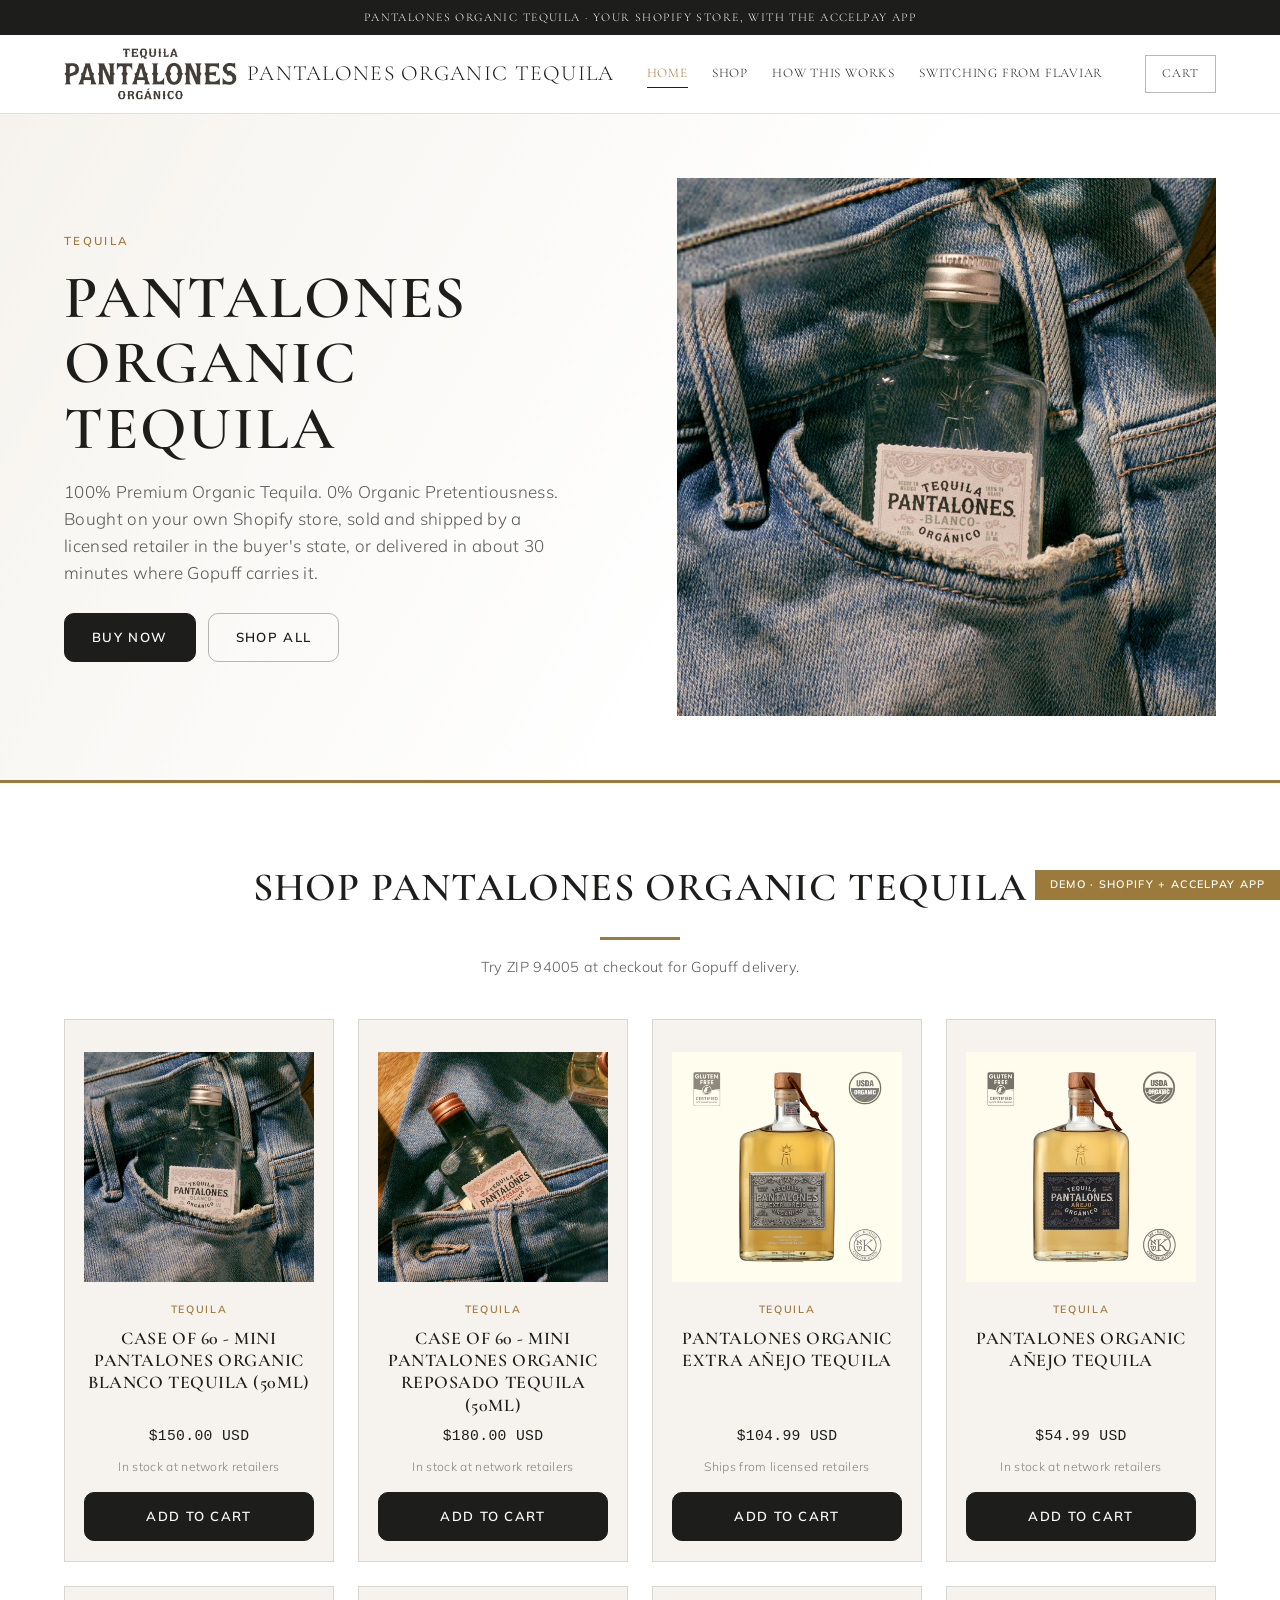
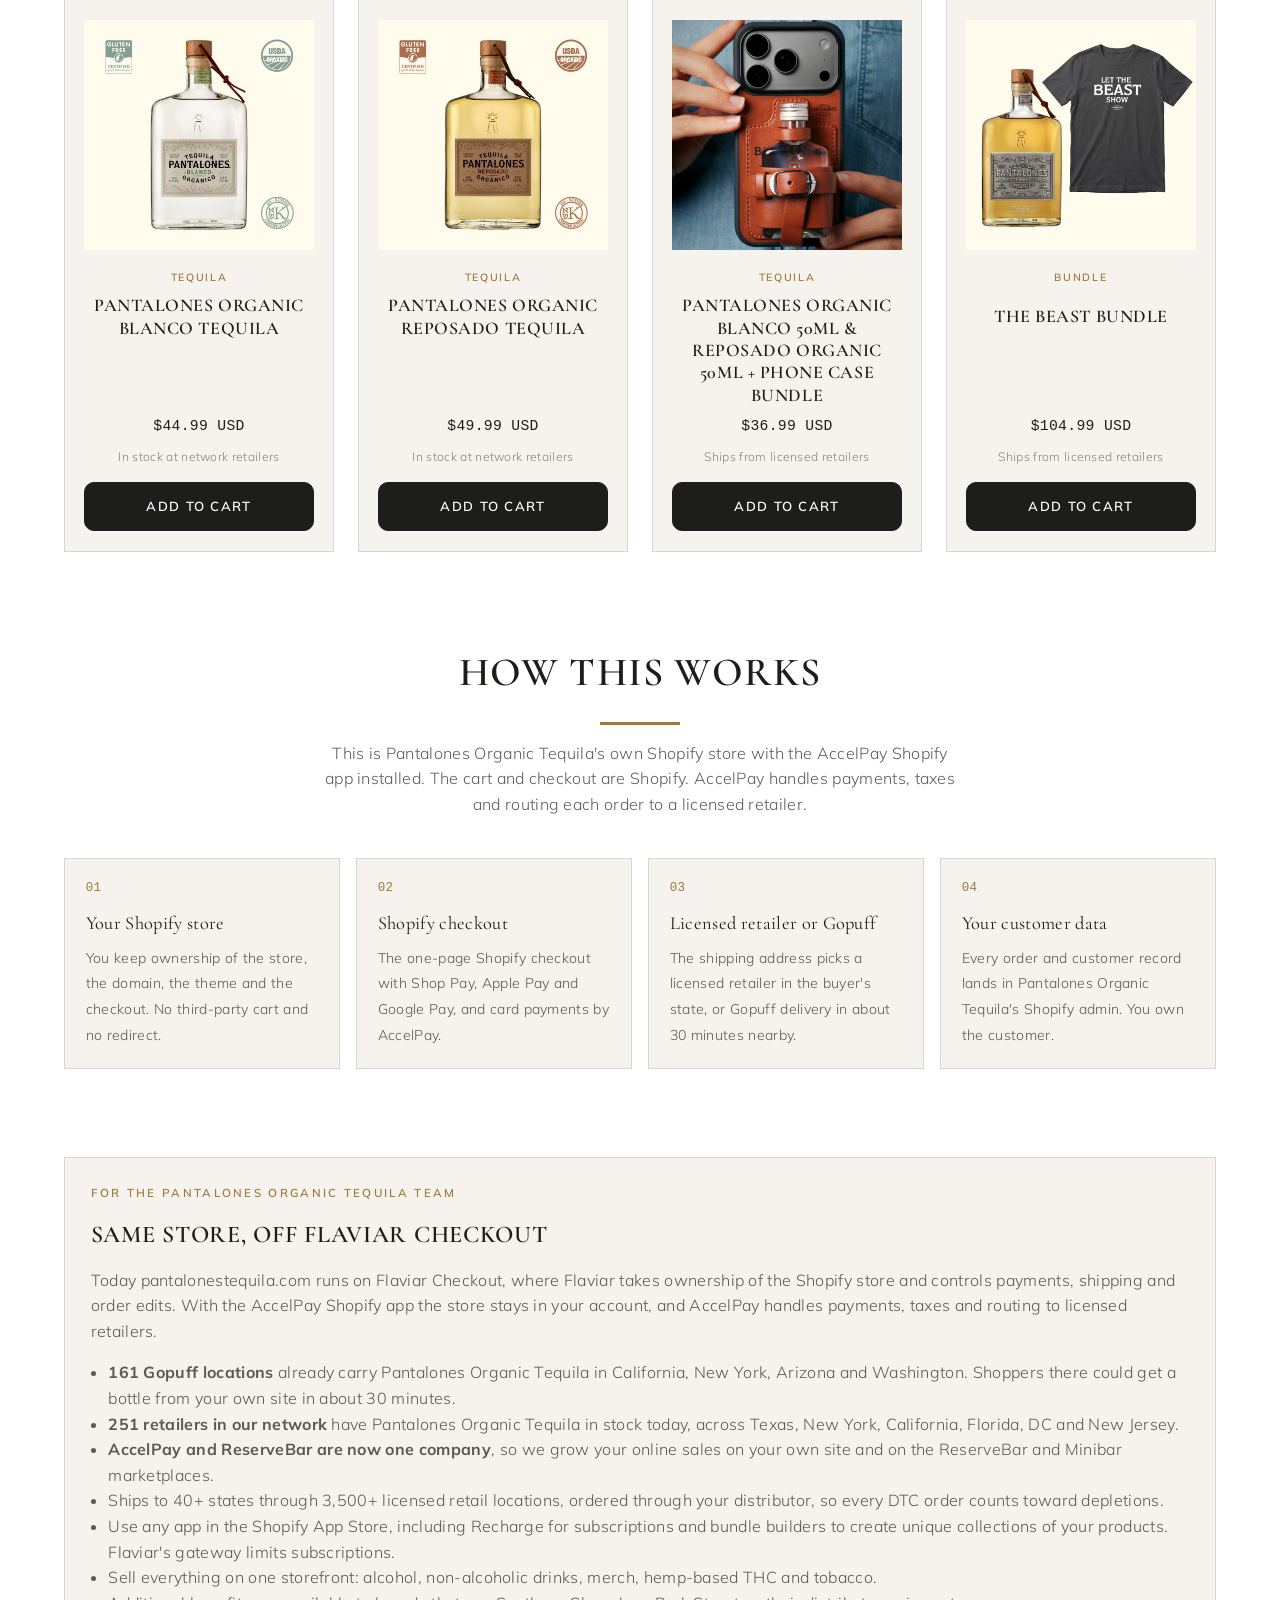
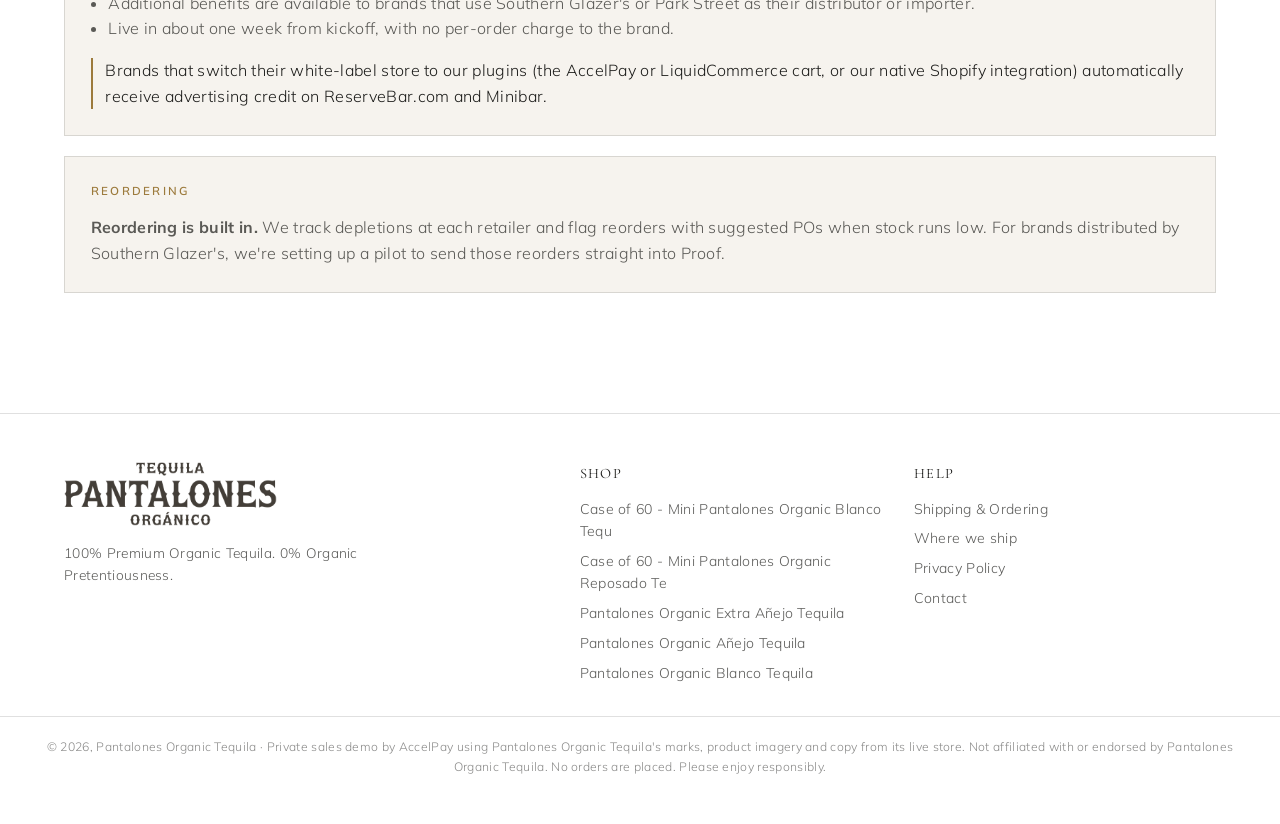
<file: index.html>
<!doctype html>
<html lang="en">
<head>
<meta charset="utf-8">
<meta name="viewport" content="width=device-width,initial-scale=1">
<title>Pantalones Organic Tequila | AccelPay demo</title>
<meta name="robots" content="noindex,nofollow">
<link rel="icon" href="assets/logo.png">
<link rel="preconnect" href="https://fonts.googleapis.com">
<link rel="preconnect" href="https://fonts.gstatic.com" crossorigin>
<link rel="stylesheet" href="https://fonts.googleapis.com/css2?family=Cormorant+Garamond:wght@500;600;700&family=Mulish:wght@300;400;600;700&display=swap">
<link rel="stylesheet" href="styles.css?v=1">
</head>
<body>
<div class="announce">Pantalones Organic Tequila &middot; your Shopify store, with the AccelPay app</div>
<header class="top">
  <div class="hdr">
    <a href="index.html" class="brand-link"><img class="logo" src="assets/logo.png" alt="Pantalones Organic Tequila"><span class="wordmark">Pantalones Organic Tequila</span></a>
    <nav class="main">
      <a href="index.html" aria-current="page">Home</a><a href="index.html#shop">Shop</a><a href="index.html#how">How this works</a><a href="index.html#switch">Switching from Flaviar</a>
    </nav>
    <div class="hdr-actions">
      <button class="burger" id="burger" aria-label="Menu">&#9776;</button>
      <button class="cart-pill" data-cart-toggle aria-label="Open cart">
        <span class="lbl">Cart</span>
        <span class="count" data-cart-count hidden>0</span>
      </button>
    </div>
  </div>
</header>

<section class="hero">
  <div class="hero-inner">
    <div>
      <div class="eyebrow">tequila</div>
      <h1>Pantalones Organic Tequila</h1>
      <p>100% Premium Organic Tequila. 0% Organic Pretentiousness. Bought on your own Shopify store, sold and shipped by a licensed retailer in the buyer's state, or delivered in about 30 minutes where Gopuff carries it.</p>
      <div style="display:flex;gap:.75rem;flex-wrap:wrap"><a class="btn" href="product.html?p=pantalones-blancos-minis-50-ml-case-of-6">Buy now</a><a class="btn ghost" href="#shop">Shop all</a></div>
    </div>
    <div class="shot"><img src="assets/p-pantalones-blancos-minis-50-ml-case-of-6.png" alt="Case of 60 - Mini Pantalones Organic Blanco Tequ"></div>
  </div>
</section>

<section class="band" id="shop">
  <div class="section-head">
    <h2>Shop Pantalones Organic Tequila</h2>
    <div class="rule"></div>
    <p style="font-size:.9rem;color:var(--muted)">Try ZIP 94005 at checkout for Gopuff delivery.</p>
  </div>
  <div class="grid" id="collection-grid"></div>
</section>

<section class="band" id="how" style="padding-top:1rem">
  <div class="section-head">
    <h2>How this works</h2>
    <div class="rule"></div>
    <p>This is Pantalones Organic Tequila's own Shopify store with the AccelPay Shopify app installed. The cart and checkout are Shopify. AccelPay handles payments, taxes and routing each order to a licensed retailer.</p>
  </div>
  <div class="how">
    <div class="step"><span class="n">01</span><b>Your Shopify store</b><span>You keep ownership of the store, the domain, the theme and the checkout. No third-party cart and no redirect.</span></div>
    <div class="step"><span class="n">02</span><b>Shopify checkout</b><span>The one-page Shopify checkout with Shop Pay, Apple Pay and Google Pay, and card payments by AccelPay.</span></div>
    <div class="step"><span class="n">03</span><b>Licensed retailer or Gopuff</b><span>The shipping address picks a licensed retailer in the buyer's state, or Gopuff delivery in about 30 minutes nearby.</span></div>
    <div class="step"><span class="n">04</span><b>Your customer data</b><span>Every order and customer record lands in Pantalones Organic Tequila's Shopify admin. You own the customer.</span></div>
  </div>
</section>

<section class="band" id="switch" style="padding-top:1rem">
  <div class="panel">
    <div class="eyebrow">For the Pantalones Organic Tequila team</div>
    <h2>Same store, off Flaviar Checkout</h2>
    <p style="margin:0 0 1rem">Today pantalonestequila.com runs on Flaviar Checkout, where Flaviar takes ownership of the Shopify store and controls payments, shipping and order edits. With the AccelPay Shopify app the store stays in your account, and AccelPay handles payments, taxes and routing to licensed retailers.</p>
    <ul style="margin:0 0 1rem;padding-left:1.1rem"><li><b>161 Gopuff locations</b> already carry Pantalones Organic Tequila in California, New York, Arizona and Washington. Shoppers there could get a bottle from your own site in about 30 minutes.</li><li><b>251 retailers in our network</b> have Pantalones Organic Tequila in stock today, across Texas, New York, California, Florida, DC and New Jersey.</li><li><b>AccelPay and ReserveBar are now one company</b>, so we grow your online sales on your own site and on the ReserveBar and Minibar marketplaces.</li><li>Ships to 40+ states through 3,500+ licensed retail locations, ordered through your distributor, so every DTC order counts toward depletions.</li><li>Use any app in the Shopify App Store, including Recharge for subscriptions and bundle builders to create unique collections of your products. Flaviar's gateway limits subscriptions.</li><li>Sell everything on one storefront: alcohol, non-alcoholic drinks, merch, hemp-based THC and tobacco.</li><li>Additional benefits are available to brands that use Southern Glazer's or Park Street as their distributor or importer.</li><li>Live in about one week from kickoff, with no per-order charge to the brand.</li></ul>
    <p class="credit">Brands that switch their white-label store to our plugins (the AccelPay or LiquidCommerce cart, or our native Shopify integration) automatically receive advertising credit on ReserveBar.com and Minibar.</p>
  </div>
  <div class="panel">
    <div class="eyebrow">Reordering</div>
    <p style="margin:0" class="reorder"><b>Reordering is built in.</b> We track depletions at each retailer and flag reorders with suggested POs when stock runs low. For brands distributed by Southern Glazer's, we're setting up a pilot to send those reorders straight into Proof.</p>
  </div>
</section>
<footer class="site">
  <div class="ft">
    <div>
      <img src="assets/logo.png" alt="Pantalones Organic Tequila" style="height:64px;width:auto">
      <p style="font-size:.86rem;margin-top:1rem;max-width:24rem;color:var(--muted)">100% Premium Organic Tequila. 0% Organic Pretentiousness.</p>
    </div>
    <div><h4>Shop</h4><ul><li><a href="product.html?p=pantalones-blancos-minis-50-ml-case-of-6">Case of 60 - Mini Pantalones Organic Blanco Tequ</a></li><li><a href="product.html?p=pantalones-reposado-minis-50-ml-case-of-">Case of 60 - Mini Pantalones Organic Reposado Te</a></li><li><a href="product.html?p=pantalones-organic-extra-anejo-tequila">Pantalones Organic Extra Añejo Tequila</a></li><li><a href="product.html?p=pantalones-tequila-anejo">Pantalones Organic Añejo Tequila</a></li><li><a href="product.html?p=pantalones-tequila-blanco">Pantalones Organic Blanco Tequila</a></li></ul></div>
    <div><h4>Help</h4><ul>
      <li><a href="index.html#how">Shipping &amp; Ordering</a></li>
      <li><a href="index.html#how">Where we ship</a></li>
      <li><a href="#">Privacy Policy</a></li>
      <li><a href="#">Contact</a></li></ul></div>
  </div>
  <div class="legal-row">
    &copy; 2026, Pantalones Organic Tequila &middot; Private sales demo by AccelPay using Pantalones Organic Tequila's marks, product imagery and copy from its live store. Not affiliated with or endorsed by Pantalones Organic Tequila.
    No orders are placed. Please enjoy responsibly.
  </div>
</footer>

<div class="scrim" id="scrim"></div>
<aside class="drawer" id="drawer" aria-label="Your cart">
  <div class="dh"><h2>Your cart</h2><button class="x" id="drawer-close" aria-label="Close">&times;</button></div>
  <div class="cols"><span>Product</span><span>Total</span></div>
  <div class="items" id="drawer-items"></div>
  <div class="df" id="drawer-foot"></div>
</aside>
<div class="ribbon">Demo &middot; Shopify + AccelPay app</div>
<script src="data.js?v=1"></script>
<script src="app.js?v=1"></script>
</body>
</html>
</file>
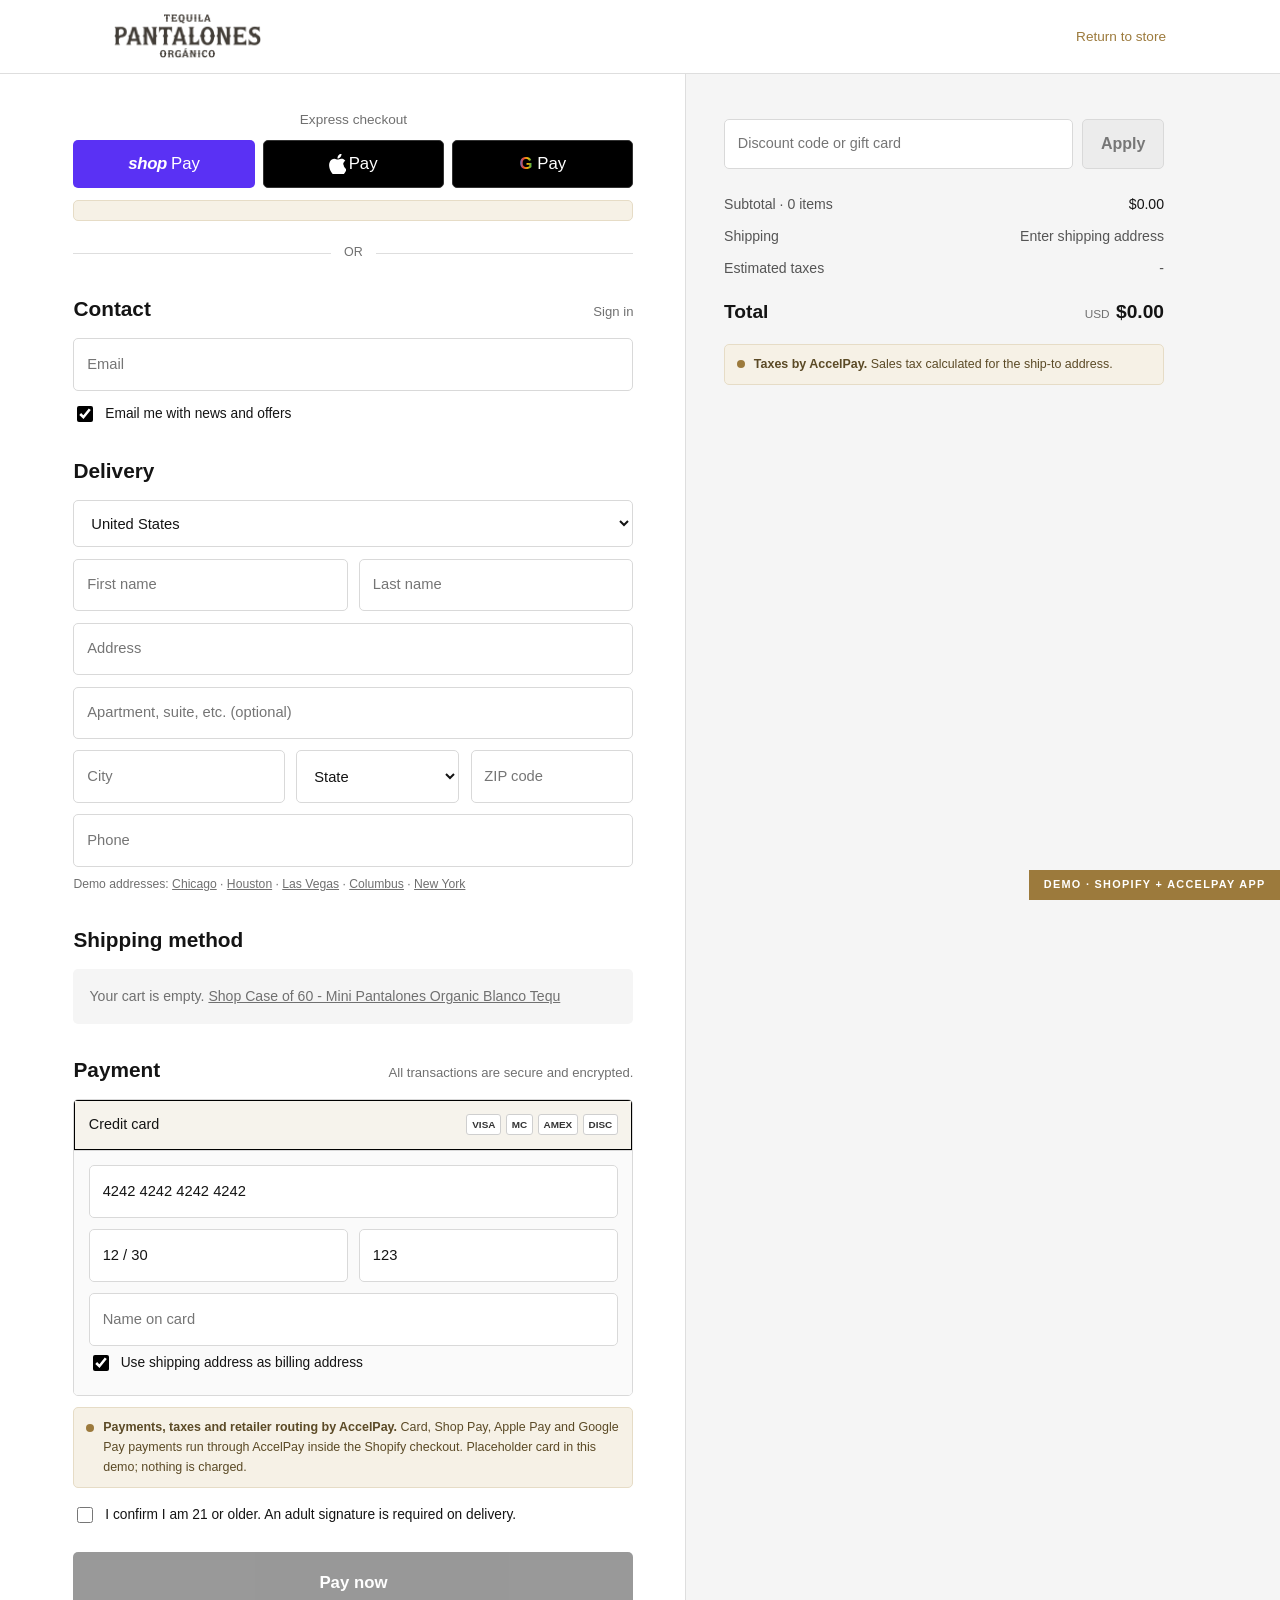
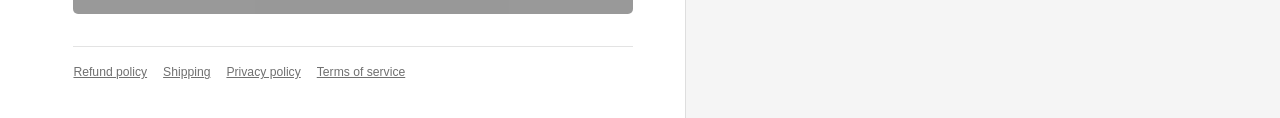
<file: checkout.html>
<!doctype html>
<html lang="en">
<head>
<meta charset="utf-8">
<meta name="viewport" content="width=device-width,initial-scale=1">
<title>Checkout | Pantalones Organic Tequila</title>
<meta name="robots" content="noindex,nofollow">
<link rel="icon" href="assets/logo.png">
<link rel="preconnect" href="https://fonts.googleapis.com">
<link rel="preconnect" href="https://fonts.gstatic.com" crossorigin>
<link rel="stylesheet" href="https://fonts.googleapis.com/css2?family=Cormorant+Garamond:wght@500;600;700&family=Mulish:wght@300;400;600;700&display=swap">
<link rel="stylesheet" href="styles.css?v=1">
</head>
<body class="co">
<div class="co-head"><div class="in">
  <a href="index.html"><img src="assets/logo.png" alt="Pantalones Organic Tequila"></a>
  <a class="bag" href="product.html">Return to store</a>
</div></div>

<div id="confirmed" hidden>
  <div class="thanks">
    <h1>Thank you!</h1>
    <p>This is a demo, so nothing was charged and no order was sent.</p>
    <p class="num" id="order-num"></p>
    <p id="order-by"></p>
    <p id="order-total"></p>
    <p style="font-size:.85rem">On the live store, this order and the customer record appear in Pantalones Organic Tequila's Shopify admin.</p>
    <a class="pay-btn" href="index.html" style="display:inline-block;width:auto;padding:.9rem 1.6rem;text-decoration:none">Continue shopping</a>
  </div>
</div>

<div id="checkout-view" class="checkout">
  <div class="co-left"><div class="inner">
    <form id="co-form" autocomplete="off">
      <div class="xp-title">Express checkout</div>
      <div id="xpay-top"></div>
      <div id="xpay-note" class="callout" hidden></div>
      <div class="or"><span>OR</span></div>
      <div class="co-h">Contact <small>Sign in</small></div>
      <input class="co-field" type="email" name="email" placeholder="Email" required>
      <label class="co-chk"><input type="checkbox" checked> Email me with news and offers</label>

      <div class="co-h">Delivery</div>
      <select class="co-field" aria-label="Country/Region"><option>United States</option></select>
      <div class="co-row">
        <input class="co-field" name="first" placeholder="First name" required>
        <input class="co-field" name="last" placeholder="Last name" required>
      </div>
      <input class="co-field" name="address1" placeholder="Address" required>
      <input class="co-field" name="address2" placeholder="Apartment, suite, etc. (optional)">
      <div class="co-row3">
        <input class="co-field" name="city" placeholder="City" required>
        <select class="co-field" id="state" aria-label="State" required><option value="">State</option><option value="AL">Alabama</option><option value="AK">Alaska</option><option value="AZ">Arizona</option><option value="AR">Arkansas</option><option value="CA">California</option><option value="CO">Colorado</option><option value="CT">Connecticut</option><option value="DE">Delaware</option><option value="DC">District of Columbia</option><option value="FL">Florida</option><option value="GA">Georgia</option><option value="HI">Hawaii</option><option value="ID">Idaho</option><option value="IL">Illinois</option><option value="IN">Indiana</option><option value="IA">Iowa</option><option value="KS">Kansas</option><option value="KY">Kentucky</option><option value="LA">Louisiana</option><option value="ME">Maine</option><option value="MD">Maryland</option><option value="MA">Massachusetts</option><option value="MI">Michigan</option><option value="MN">Minnesota</option><option value="MS">Mississippi</option><option value="MO">Missouri</option><option value="MT">Montana</option><option value="NE">Nebraska</option><option value="NV">Nevada</option><option value="NH">New Hampshire</option><option value="NJ">New Jersey</option><option value="NM">New Mexico</option><option value="NY">New York</option><option value="NC">North Carolina</option><option value="ND">North Dakota</option><option value="OH">Ohio</option><option value="OK">Oklahoma</option><option value="OR">Oregon</option><option value="PA">Pennsylvania</option><option value="RI">Rhode Island</option><option value="SC">South Carolina</option><option value="SD">South Dakota</option><option value="TN">Tennessee</option><option value="TX">Texas</option><option value="UT">Utah</option><option value="VT">Vermont</option><option value="VA">Virginia</option><option value="WA">Washington</option><option value="WV">West Virginia</option><option value="WI">Wisconsin</option><option value="WY">Wyoming</option></select>
        <input class="co-field" id="zip" name="zip" placeholder="ZIP code" inputmode="numeric" maxlength="5" required>
      </div>
      <input class="co-field" name="phone" placeholder="Phone" type="tel">
      <div style="font-size:.76rem;color:#707070;margin:-.2rem 0 .3rem">Demo addresses:
        <a href="#" data-fill="233 S Wacker Dr|Chicago|60606" onclick="return false">Chicago</a> &middot;
        <a href="#" data-fill="1001 Westheimer Rd|Houston|77006" onclick="return false">Houston</a> &middot;
        <a href="#" data-fill="3570 Las Vegas Blvd S|Las Vegas|89109" onclick="return false">Las Vegas</a> &middot;
        <a href="#" data-fill="411 Woody Hayes Dr|Columbus|43210" onclick="return false">Columbus</a> &middot;
        <a href="#" data-fill="350 E 13th St|New York|10009" onclick="return false">New York</a>
      </div>

      <div class="co-h">Shipping method</div>
      <div id="rates"></div>

      <div class="co-h">Payment <small>All transactions are secure and encrypted.</small></div>
      <div class="pay-box">
        <div class="ph"><span>Credit card</span><span class="cards"><span>VISA</span><span>MC</span><span>AMEX</span><span>DISC</span></span></div>
        <div class="pb">
          <input class="co-field" placeholder="Card number" value="4242 4242 4242 4242" aria-label="Card number">
          <div class="co-row">
            <input class="co-field" placeholder="Expiration date (MM / YY)" value="12 / 30" aria-label="Expiration">
            <input class="co-field" placeholder="Security code" value="123" aria-label="Security code">
          </div>
          <input class="co-field" placeholder="Name on card" aria-label="Name on card" style="margin-bottom:.3rem">
          <label class="co-chk"><input type="checkbox" checked> Use shipping address as billing address</label>
        </div>
      </div>
      <div class="callout"><span class="dot"></span><span><b>Payments, taxes and retailer routing by AccelPay.</b> Card, Shop Pay, Apple Pay and Google Pay payments run through AccelPay inside the Shopify checkout. Placeholder card in this demo; nothing is charged.</span></div>
      <label class="co-chk" style="margin-top:1rem"><input type="checkbox" required> I confirm I am 21 or older. An adult signature is required on delivery.</label>
      <button class="pay-btn" id="pay" type="submit" disabled>Pay now</button>
      <div class="co-links"><a href="#">Refund policy</a><a href="#">Shipping</a><a href="#">Privacy policy</a><a href="#">Terms of service</a></div>
    </form>
  </div></div>
  <div class="co-right"><div class="inner" id="os"></div></div>
</div>
<div class="ribbon">Demo &middot; Shopify + AccelPay app</div>
<script src="data.js?v=1"></script>
<script src="app.js?v=1"></script>
</body>
</html>
</file>
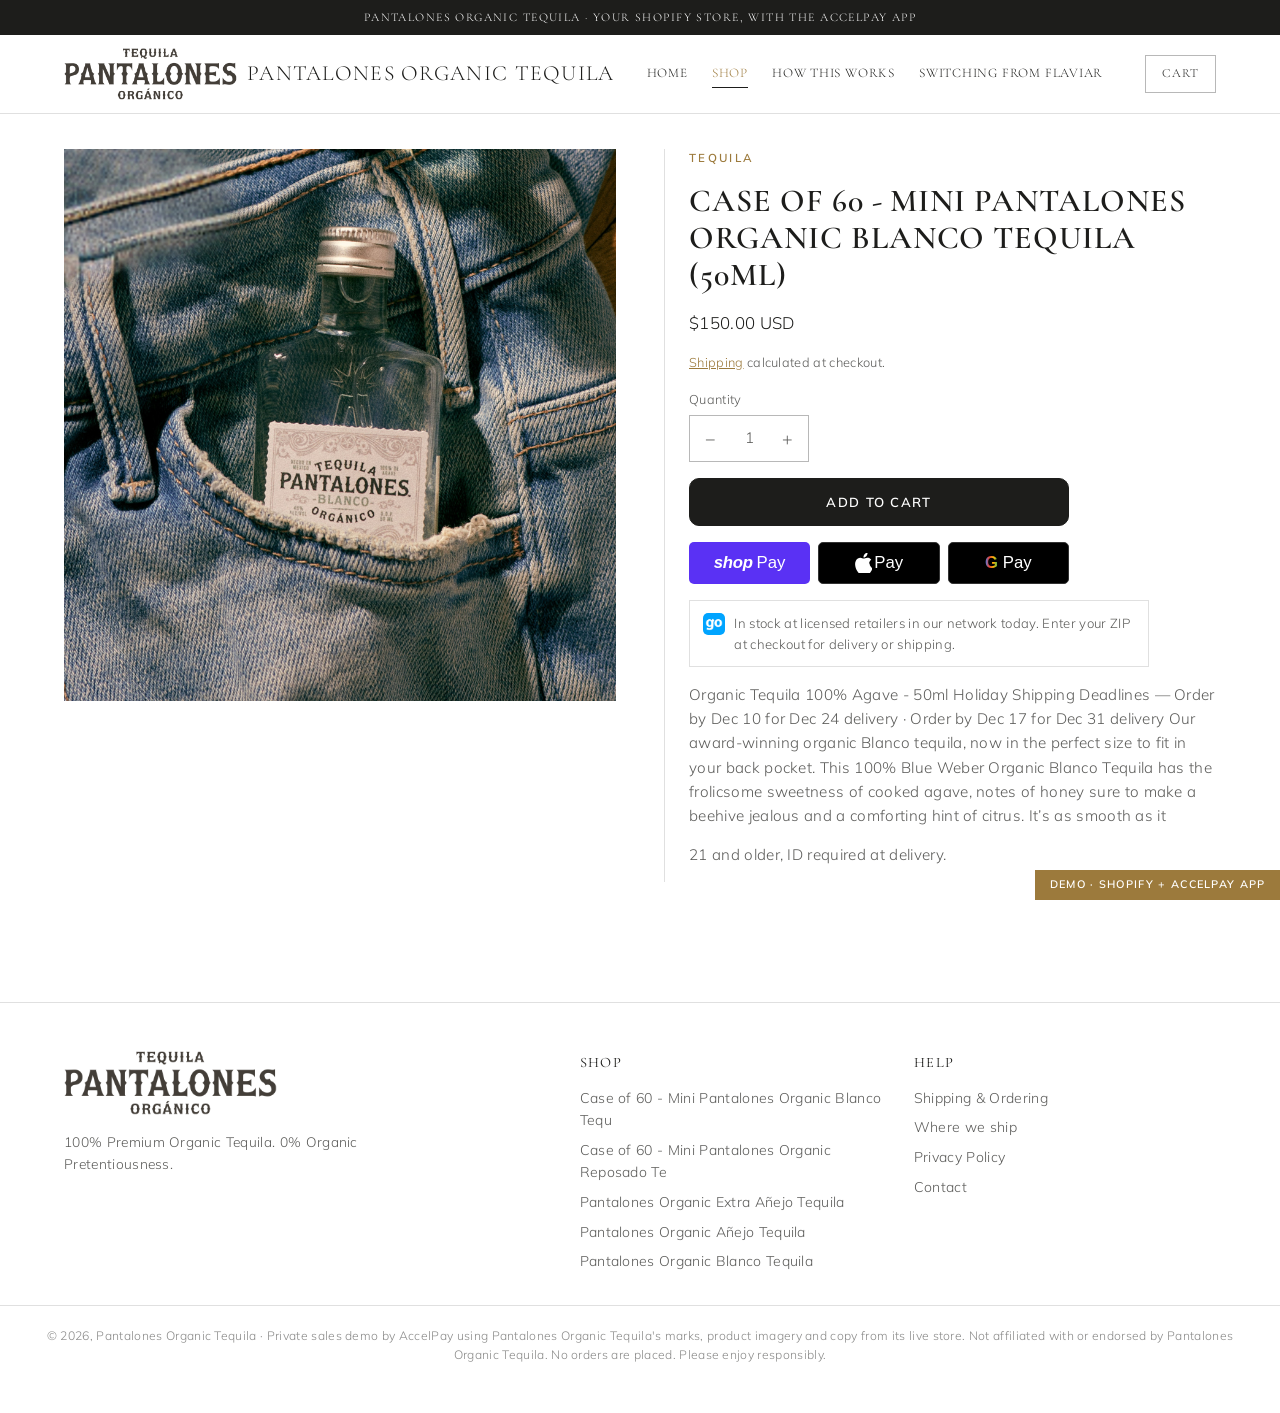
<file: product.html>
<!doctype html>
<html lang="en">
<head>
<meta charset="utf-8">
<meta name="viewport" content="width=device-width,initial-scale=1">
<title>Pantalones Organic Tequila | AccelPay demo</title>
<meta name="robots" content="noindex,nofollow">
<link rel="icon" href="assets/logo.png">
<link rel="preconnect" href="https://fonts.googleapis.com">
<link rel="preconnect" href="https://fonts.gstatic.com" crossorigin>
<link rel="stylesheet" href="https://fonts.googleapis.com/css2?family=Cormorant+Garamond:wght@500;600;700&family=Mulish:wght@300;400;600;700&display=swap">
<link rel="stylesheet" href="styles.css?v=1">
</head>
<body>
<div class="announce">Pantalones Organic Tequila &middot; your Shopify store, with the AccelPay app</div>
<header class="top">
  <div class="hdr">
    <a href="index.html" class="brand-link"><img class="logo" src="assets/logo.png" alt="Pantalones Organic Tequila"><span class="wordmark">Pantalones Organic Tequila</span></a>
    <nav class="main">
      <a href="index.html">Home</a><a href="index.html#shop" aria-current="page">Shop</a><a href="index.html#how">How this works</a><a href="index.html#switch">Switching from Flaviar</a>
    </nav>
    <div class="hdr-actions">
      <button class="burger" id="burger" aria-label="Menu">&#9776;</button>
      <button class="cart-pill" data-cart-toggle aria-label="Open cart">
        <span class="lbl">Cart</span>
        <span class="count" data-cart-count hidden>0</span>
      </button>
    </div>
  </div>
</header>

<main class="band" style="padding-top:2.2rem">
  <div class="pdp" id="pdp" data-handle="pantalones-blancos-minis-50-ml-case-of-6"></div>
</main>
<script>
(function () { var p = new URLSearchParams(location.search).get('p'); if (p) document.getElementById('pdp').setAttribute('data-handle', p); })();
</script>
<footer class="site">
  <div class="ft">
    <div>
      <img src="assets/logo.png" alt="Pantalones Organic Tequila" style="height:64px;width:auto">
      <p style="font-size:.86rem;margin-top:1rem;max-width:24rem;color:var(--muted)">100% Premium Organic Tequila. 0% Organic Pretentiousness.</p>
    </div>
    <div><h4>Shop</h4><ul><li><a href="product.html?p=pantalones-blancos-minis-50-ml-case-of-6">Case of 60 - Mini Pantalones Organic Blanco Tequ</a></li><li><a href="product.html?p=pantalones-reposado-minis-50-ml-case-of-">Case of 60 - Mini Pantalones Organic Reposado Te</a></li><li><a href="product.html?p=pantalones-organic-extra-anejo-tequila">Pantalones Organic Extra Añejo Tequila</a></li><li><a href="product.html?p=pantalones-tequila-anejo">Pantalones Organic Añejo Tequila</a></li><li><a href="product.html?p=pantalones-tequila-blanco">Pantalones Organic Blanco Tequila</a></li></ul></div>
    <div><h4>Help</h4><ul>
      <li><a href="index.html#how">Shipping &amp; Ordering</a></li>
      <li><a href="index.html#how">Where we ship</a></li>
      <li><a href="#">Privacy Policy</a></li>
      <li><a href="#">Contact</a></li></ul></div>
  </div>
  <div class="legal-row">
    &copy; 2026, Pantalones Organic Tequila &middot; Private sales demo by AccelPay using Pantalones Organic Tequila's marks, product imagery and copy from its live store. Not affiliated with or endorsed by Pantalones Organic Tequila.
    No orders are placed. Please enjoy responsibly.
  </div>
</footer>

<div class="scrim" id="scrim"></div>
<aside class="drawer" id="drawer" aria-label="Your cart">
  <div class="dh"><h2>Your cart</h2><button class="x" id="drawer-close" aria-label="Close">&times;</button></div>
  <div class="cols"><span>Product</span><span>Total</span></div>
  <div class="items" id="drawer-items"></div>
  <div class="df" id="drawer-foot"></div>
</aside>
<div class="ribbon">Demo &middot; Shopify + AccelPay app</div>
<script src="data.js?v=1"></script>
<script src="app.js?v=1"></script>
</body>
</html>
</file>
<file: styles.css>
/* Pantalones Organic Tequila x AccelPay demo. Base: woodsonwhiskey-accelpay-demo. */

:root {
  --black: #ffffff; --panel: #f6f3ee; --panel-2: #ece7df; --ink: #1d1d1b;
  --muted: rgba(29,29,27,.72); --muted-2: rgba(29,29,27,.52); --line: rgba(0,0,0,.12); --line-2: rgba(0,0,0,.28);
  --gold: #1d1d1b; --gold-hi: #9c7a3c; --gold-soft: rgba(0,0,0,.05); --green: #2f6b4f; --red: #c00000;
  --head: #1d1d1b; --btn-ink: #ffffff; --img-bg: #f6f3ee; --drawer-bg: #ffffff; --ann-bg: #1d1d1b; --ann-ink: #ffffff; --co-head-bg: #ffffff;
  --serif: "Cormorant Garamond", Georgia, serif; --sans: "Mulish", -apple-system, BlinkMacSystemFont, "Helvetica Neue", Arial, sans-serif;
  --mono: ui-monospace, SFMono-Regular, Menlo, monospace; --maxw: 1200px; --btn-radius: 10px;
  --cart-glyph: url("data:image/svg+xml;utf8,<svg xmlns='http://www.w3.org/2000/svg' viewBox='0 0 24 24' fill='none' stroke='black' stroke-width='2' stroke-linecap='round' stroke-linejoin='round'><path d='M6 2 3 6v14a2 2 0 0 0 2 2h14a2 2 0 0 0 2-2V6l-3-4z'/><path d='M3 6h18'/><path d='M16 10a4 4 0 0 1-8 0'/></svg>");
}

* { box-sizing: border-box; }
html { scroll-behavior: smooth; }
body {
  margin: 0; background: var(--black); color: var(--ink);
  font-family: var(--sans); font-weight: 300; font-size: 16px; line-height: 1.6;
  letter-spacing: .02em; -webkit-font-smoothing: antialiased;
}
img { max-width: 100%; display: block; }
a { color: inherit; }
button { font: inherit; cursor: pointer; color: inherit; }
:focus-visible { outline: 2px solid var(--gold); outline-offset: 2px; }

/* ---------------------------------------------------------------- header */
.announce {
  background: var(--ann-bg); color: var(--ann-ink); text-align: center;
  font-family: var(--serif); font-size: .74rem; letter-spacing: .12em;
  text-transform: uppercase; padding: .5rem 1rem;
}
header.top { position: sticky; top: 0; z-index: 60; background: var(--black); border-bottom: 1px solid var(--line); }
.hdr { max-width: var(--maxw); margin: 0 auto; padding: .8rem 1.5rem; display: flex; align-items: center; gap: 2rem; }
.hdr img.logo { height: 62px; width: auto; }
nav.main { display: flex; gap: 1.5rem; flex-wrap: wrap; }
nav.main a {
  font-family: var(--serif); font-size: .82rem; letter-spacing: .06em; text-transform: uppercase;
  text-decoration: none; color: var(--head); padding: .2rem 0; border-bottom: 1px solid transparent;
}
nav.main a:hover, nav.main a[aria-current] { color: var(--gold-hi); border-bottom-color: var(--gold); }
.hdr-actions { margin-left: auto; display: flex; align-items: center; gap: .75rem; }
.cart-pill {
  display: inline-flex; align-items: center; gap: .5rem; background: transparent;
  border: 1px solid var(--line-2); color: var(--head); padding: .5rem 1rem;
  font-family: var(--serif); font-size: .78rem; letter-spacing: .08em; text-transform: uppercase;
}
.cart-pill:hover { border-color: var(--gold); color: var(--gold-hi); }
.cart-pill .count {
  background: var(--gold); color: var(--btn-ink); min-width: 1.35rem; height: 1.35rem; border-radius: 999px;
  display: inline-grid; place-items: center; font-family: var(--mono); font-size: .7rem; padding: 0 .3rem;
}
.cart-pill .count[hidden] { display: none; }
.burger { display: none; background: none; border: none; font-size: 1.5rem; line-height: 1; color: var(--head); }

/* ---------------------------------------------------------------- type + buttons */
.eyebrow { font-family: var(--sans); font-size: .72rem; font-weight: 600; letter-spacing: .2em; text-transform: uppercase; color: var(--gold-hi); margin-bottom: .9rem; }
h1, h2, h3 { font-family: var(--serif); font-weight: 400; letter-spacing: .03em; }
.rule { width: 190px; height: 2px; margin: 1.1rem auto 0; background: linear-gradient(90deg, transparent, var(--gold), transparent); }

.btn {
  display: inline-flex; align-items: center; justify-content: center; gap: .5rem;
  background: var(--gold); color: var(--btn-ink); border: 1px solid var(--gold); border-radius: var(--btn-radius, 0);
  padding: .8rem 1.7rem; font-family: var(--sans); font-weight: 600; font-size: .82rem;
  letter-spacing: .1em; text-transform: uppercase; text-decoration: none;
}
.btn:hover { background: var(--gold-hi); border-color: var(--gold-hi); }
.btn.ghost { background: transparent; color: var(--head); border-color: var(--line-2); }
.btn.ghost:hover { border-color: var(--gold); color: var(--gold-hi); }
.btn:disabled { opacity: .4; cursor: not-allowed; }
.btn.block { width: 100%; }

/* ---------------------------------------------------------------- hero */
.hero { position: relative; overflow: hidden; border-bottom: 1px solid var(--line); }
.hero-inner { max-width: var(--maxw); margin: 0 auto; padding: 4rem 1.5rem; display: grid; grid-template-columns: 1.05fr 1fr; gap: 3rem; align-items: center; }
.hero h1 { font-size: clamp(2.3rem, 5.4vw, 3.8rem); line-height: 1.08; margin: 0 0 1rem; text-transform: uppercase; }
.hero p { color: var(--muted); font-size: 1.06rem; margin: 0 0 1.7rem; max-width: 32rem; }
.hero .shot img { width: 100%; max-height: 560px; object-fit: contain; }

/* ---------------------------------------------------------------- sections */
.band { max-width: var(--maxw); margin: 0 auto; padding: 4.5rem 1.5rem; }
.section-head { text-align: center; margin-bottom: 2.5rem; }
.section-head h2 { font-size: clamp(1.8rem, 4vw, 2.5rem); margin: 0; text-transform: uppercase; }
.section-head p { color: var(--muted); margin: 1rem auto 0; max-width: 40rem; }

.grid { display: grid; grid-template-columns: repeat(auto-fill, minmax(240px, 1fr)); gap: 1.5rem; }
.card {
  background: var(--panel); border: 1px solid var(--line); padding: 1.4rem 1.2rem 1.3rem;
  display: flex; flex-direction: column; gap: .55rem; text-align: center; text-decoration: none; color: inherit;
}
.card:hover { border-color: var(--gold); }
.card .shot { height: 250px; display: grid; place-items: center; overflow: hidden; }
.card .shot img { max-height: 250px; width: auto; object-fit: contain; }
.card h3 { font-size: 1.12rem; margin: 0; line-height: 1.25; text-transform: uppercase; min-height: 2.8rem; display: grid; place-items: center; }
.card .tag { font-size: .66rem; font-weight: 600; letter-spacing: .16em; text-transform: uppercase; color: var(--gold-hi); }
.card .price { font-family: var(--mono); font-size: .92rem; margin-top: auto; }
.card .avail { font-size: .76rem; color: var(--muted-2); }

.split { display: grid; grid-template-columns: 1fr 1fr; gap: 3rem; align-items: center; }
.split img { width: 100%; }
.split p { color: var(--muted); }

/* how it works */
.how { display: grid; grid-template-columns: repeat(4, 1fr); gap: 1rem; }
.how .step { border: 1px solid var(--line); padding: 1.3rem; background: var(--panel); }
.how .step b { display: block; font-family: var(--serif); font-weight: 400; font-size: 1.15rem; margin-bottom: .4rem; color: var(--head); }
.how .step span { font-size: .88rem; color: var(--muted); }
.how .step .n { font-family: var(--mono); color: var(--gold-hi); font-size: .78rem; display: block; margin-bottom: .6rem; }

.rb-note {
  display: flex; align-items: center; gap: .75rem; border: 1px solid var(--line); background: var(--panel);
  padding: .7rem .9rem; font-size: .84rem; color: var(--muted);
}
.rb-note b { color: var(--head); font-weight: 600; }
.rb-note a { color: var(--gold-hi); }
.rb-mark { font-family: var(--serif); font-size: .72rem; letter-spacing: .14em; text-transform: uppercase; border: 1px solid var(--gold); color: var(--gold-hi); padding: .2rem .45rem; white-space: nowrap; }

/* ---------------------------------------------------------------- product page (Shopify theme) */
.pdp { display: grid; grid-template-columns: minmax(0,1fr) minmax(0,1fr); gap: 3rem; align-items: start; }
.pdp .gallery { display: flex; flex-direction: column; gap: .8rem; min-width: 0; }
.pdp .gallery .main { background: var(--img-bg); display: grid; place-items: center; min-height: 420px; }
.pdp .gallery .main img { max-height: 560px; width: auto; object-fit: contain; }
.pdp .thumbs { display: flex; gap: .5rem; }
.pdp .thumbs button { width: 64px; height: 64px; border: 1px solid var(--line); background: var(--img-bg); padding: 3px; display: grid; place-items: center; }
.pdp .thumbs button[aria-selected="true"] { border-color: var(--gold); }
.pdp .thumbs img { max-height: 100%; width: auto; }
.pdp .info { display: flex; flex-direction: column; gap: 1rem; min-width: 0; padding-left: 1.5rem; border-left: 1px solid var(--line); }
.pdp h1 { font-size: 2rem; margin: 0; text-transform: uppercase; line-height: 1.15; }
.pdp .price { font-size: 1.05rem; }
.pdp .small { font-size: .8rem; color: var(--muted); }
.pdp .small a { color: var(--gold-hi); }
.pdp .qty-wrap { display: flex; flex-direction: column; gap: .35rem; font-size: .8rem; color: var(--muted); }
.pdp .desc p { color: var(--muted); margin: 0 0 .9rem; font-size: .95rem; }
.pdp .desc b { color: var(--head); font-weight: 600; }
.qty { display: inline-flex; align-items: center; border: 1px solid var(--line-2); width: max-content; }
.qty button { background: none; border: none; width: 2.6rem; min-height: 2.8rem; font-size: 1.1rem; }
.qty span, .qty input { font-family: var(--sans); min-width: 2.2rem; text-align: center; font-size: .95rem; }
.atc { max-width: 380px; }
.fulfil-line { display: flex; gap: .6rem; align-items: flex-start; font-size: .82rem; color: var(--muted); border: 1px solid var(--line); padding: .7rem .8rem; max-width: 460px; }
.fulfil-line img { width: 22px; height: 22px; border-radius: 5px; flex: none; }
.notice { font-size: .85rem; color: var(--muted); border-left: 2px solid var(--gold); padding: .2rem 0 .2rem .75rem; }

/* ---------------------------------------------------------------- Shopify cart drawer (Dawn-style) */
.scrim { position: fixed; inset: 0; background: rgba(0,0,0,.6); opacity: 0; pointer-events: none; transition: opacity .25s; z-index: 90; }
.scrim.on { opacity: 1; pointer-events: auto; }
.drawer { position: fixed; top: 0; right: 0; height: 100%; width: min(420px, 100%); background: var(--drawer-bg); border-left: 1px solid var(--line); z-index: 100; display: flex; flex-direction: column; transform: translateX(100%); transition: transform .28s ease; }
.drawer.on { transform: none; }
.drawer .dh { display: flex; align-items: center; justify-content: space-between; padding: 1.4rem 1.5rem 1rem; }
.drawer .dh h2 { font-size: 1.5rem; margin: 0; }
.drawer .x { background: none; border: none; font-size: 1.7rem; line-height: 1; color: var(--muted); }
.drawer .cols { display: flex; justify-content: space-between; font-size: .66rem; letter-spacing: .12em; text-transform: uppercase; color: var(--muted-2); padding: 0 1.5rem .6rem; border-bottom: 1px solid var(--line); }
.drawer .items { flex: 1; overflow-y: auto; padding: 0 1.5rem; }
.cline { display: grid; grid-template-columns: 76px minmax(0,1fr) auto; gap: 1rem; padding: 1.2rem 0; border-bottom: 1px solid var(--line); }
.cline .im { background: var(--img-bg); display: grid; place-items: center; height: 92px; }
.cline .im img { max-height: 88px; width: auto; }
.cline .nm { font-size: .92rem; line-height: 1.3; }
.cline .pr { font-size: .84rem; color: var(--muted); margin: .2rem 0 .6rem; }
.cline .qrow { display: flex; align-items: center; gap: .6rem; }
.cline .qty button { min-height: 2.2rem; width: 2.2rem; }
.cline .rm { background: none; border: none; color: var(--muted); font-size: 1rem; padding: 0; }
.cline .tot { font-size: .9rem; }
.empty { text-align: center; color: var(--muted); padding: 3rem 1rem; }
.drawer .df { border-top: 1px solid var(--line); padding: 1.2rem 1.5rem 1.5rem; display: flex; flex-direction: column; gap: .7rem; }
.drawer .df .est { display: flex; justify-content: space-between; font-size: 1rem; }
.drawer .df .small { font-size: .78rem; color: var(--muted); }

/* ---------------------------------------------------------------- Shopify one-page checkout */
body.co { background: #fff; color: #141414; font-family: -apple-system, BlinkMacSystemFont, "Segoe UI", Roboto, "Helvetica Neue", Arial, sans-serif; font-weight: 400; letter-spacing: 0; }
.co-head { border-bottom: 1px solid #dedede; background: var(--co-head-bg); }
.co-head .in { max-width: 1100px; margin: 0 auto; padding: .9rem 1.5rem; display: flex; align-items: center; justify-content: space-between; }
.co-head img { height: 54px; width: auto; }
.co-head a.bag { color: var(--gold-hi); font-size: .85rem; text-decoration: none; }
.checkout { display: grid; grid-template-columns: minmax(0,1.15fr) minmax(0,1fr); min-height: calc(100vh - 80px); }
.co-left { padding: 2.2rem clamp(1rem, 4vw, 3.5rem); min-width: 0; }
.co-left .inner { max-width: 560px; margin-left: auto; }
.co-right { background: #f5f5f5; border-left: 1px solid #dedede; padding: 2.2rem clamp(1rem, 3vw, 3rem); min-width: 0; }
.co-right .inner { max-width: 440px; position: sticky; top: 1.5rem; }
.co-h { font-size: 1.3rem; font-weight: 600; margin: 1.8rem 0 .8rem; display: flex; align-items: baseline; justify-content: space-between; gap: 1rem; }
.co-h:first-child { margin-top: 0; }
.co-h small { font-size: .82rem; font-weight: 400; color: #707070; }
.co-field { width: 100%; border: 1px solid #d9d9d9; border-radius: 5px; padding: .85rem .8rem; font: inherit; font-size: .92rem; margin-bottom: .7rem; background: #fff; color: #141414; min-width: 0; }
.co-field:focus { outline: none; border-color: #000; box-shadow: 0 0 0 1px #000; }
.co-row { display: grid; grid-template-columns: 1fr 1fr; gap: .7rem; }
.co-row3 { display: grid; grid-template-columns: 1.3fr 1fr 1fr; gap: .7rem; }
.co-chk { display: flex; gap: .55rem; align-items: center; font-size: .86rem; margin: .1rem 0 .4rem; }
.co-chk input { accent-color: #000; width: 16px; height: 16px; }
.co-empty { background: #f5f5f5; border-radius: 5px; padding: 1rem; font-size: .88rem; color: #707070; }
.rates { border: 1px solid #d9d9d9; border-radius: 5px; overflow: hidden; }
.rate { display: flex; align-items: center; gap: .8rem; padding: .95rem .9rem; border-bottom: 1px solid #d9d9d9; cursor: pointer; }
.rate:last-child { border-bottom: none; }
.rate.on { background: #f6f3ec; box-shadow: inset 0 0 0 1px #000; }
.rate input { accent-color: #000; width: 17px; height: 17px; flex: none; }
.rate .ic { width: 30px; height: 30px; border-radius: 7px; flex: none; }
.rate .t { flex: 1; min-width: 0; font-size: .9rem; }
.rate .t span { display: block; color: #707070; font-size: .8rem; margin-top: .1rem; }
.rate .p { font-size: .9rem; font-weight: 600; white-space: nowrap; }
.callout { display: flex; gap: .55rem; align-items: flex-start; font-size: .78rem; color: #5b4a26; background: #f6f1e6; border: 1px solid #e6dcc6; border-radius: 5px; padding: .6rem .75rem; margin-top: .7rem; }
.callout b { font-weight: 600; }
.callout .dot { width: 8px; height: 8px; border-radius: 50%; background: var(--gold); flex: none; margin-top: .35rem; }
.pay-box { border: 1px solid #d9d9d9; border-radius: 5px; overflow: hidden; }
.pay-box .ph { display: flex; justify-content: space-between; align-items: center; background: #f6f3ec; padding: .85rem .9rem; border-bottom: 1px solid #d9d9d9; font-size: .9rem; box-shadow: inset 0 0 0 1px #000; }
.pay-box .ph .cards { display: flex; gap: .3rem; }
.pay-box .ph .cards span { font-size: .62rem; font-weight: 700; border: 1px solid #cfcfcf; border-radius: 3px; padding: .1rem .3rem; background: #fff; color: #333; }
.pay-box .pb { padding: .9rem; background: #fafafa; }
.pay-btn { width: 100%; background: #000; color: #fff; border: none; border-radius: 5px; padding: 1.1rem; font-size: 1.05rem; font-weight: 600; margin-top: 1.2rem; }
.pay-btn:disabled { opacity: .4; cursor: not-allowed; }
.co-legal { font-size: .76rem; color: #707070; margin-top: .9rem; }
.co-links { display: flex; gap: 1rem; flex-wrap: wrap; font-size: .76rem; color: #707070; border-top: 1px solid #e3e3e3; margin-top: 2rem; padding-top: 1rem; }
.os-item { display: flex; gap: .9rem; align-items: center; padding: .4rem 0 1rem; }
.os-item .im { width: 64px; height: 64px; border: 1px solid #dedede; border-radius: 8px; background: var(--img-bg); position: relative; display: grid; place-items: center; padding: 4px; flex: none; }
.os-item .im img { max-height: 100%; width: auto; }
.os-item .im .q { position: absolute; top: -9px; right: -9px; background: #666; color: #fff; min-width: 21px; height: 21px; border-radius: 11px; font-size: .74rem; display: grid; place-items: center; padding: 0 5px; }
.os-item .nm { flex: 1; min-width: 0; font-size: .88rem; }
.os-item .nm span { display: block; color: #707070; font-size: .78rem; }
.os-item .pr { font-size: .88rem; }
.os-disc { display: flex; gap: .6rem; margin: .6rem 0 1.2rem; }
.os-disc input { flex: 1; min-width: 0; border: 1px solid #d9d9d9; border-radius: 5px; padding: .8rem; font: inherit; font-size: .9rem; }
.os-disc button { border: 1px solid #d9d9d9; background: #ececec; color: #777; border-radius: 5px; padding: 0 1.1rem; font-weight: 600; }
.os-line { display: flex; justify-content: space-between; font-size: .88rem; padding: .3rem 0; gap: 1rem; }
.os-line .m { color: #555; }
.os-line.total { font-size: 1.2rem; font-weight: 600; padding-top: .8rem; }
.os-line.total small { font-size: .74rem; color: #707070; font-weight: 400; margin-right: .4rem; }
.thanks { max-width: 600px; margin: 0 auto; padding: 4rem 1.5rem; text-align: center; }
.thanks h1 { font-size: 2rem; margin: 0 0 .5rem; font-weight: 600; font-family: inherit; letter-spacing: 0; }
.thanks p { color: #555; }
.thanks .num { font-family: var(--mono); color: #000; }

/* express checkout buttons (Shopify accelerated checkout) */
.xpay { display: grid; grid-template-columns: repeat(3, minmax(0,1fr)); gap: .5rem; }
.xpay .xb { height: 42px; border: none; border-radius: 5px; display: flex; align-items: center; justify-content: center; gap: .15rem; font-family: -apple-system, BlinkMacSystemFont, "Segoe UI", Roboto, Arial, sans-serif; font-size: 1.05rem; color: #fff; letter-spacing: 0; text-transform: none; }
.xpay.big .xb { height: 48px; }
.xpay .xb span { font-weight: 500; }
.xpay .shop { background: #5a31f4; }
.xpay .shop b { font-weight: 800; font-style: italic; letter-spacing: -.02em; margin-right: .1rem; }
.xpay .apple { background: #000; border: 1px solid #333; }
.xpay .google { background: #000; border: 1px solid #333; }
.xpay .google .g { font-weight: 700; background: linear-gradient(90deg,#4285f4,#ea4335,#fbbc05,#34a853); -webkit-background-clip: text; background-clip: text; color: transparent; margin-right: .15rem; }
.xp-title { text-align: center; font-size: .85rem; color: #707070; margin-bottom: .6rem; }
.or { display: flex; align-items: center; gap: .8rem; color: #707070; font-size: .78rem; margin: 1.4rem 0 .6rem; }
.or::before, .or::after { content: ""; flex: 1; height: 1px; background: #dedede; }

/* panel on the home page */
.panel { background: var(--panel); border: 1px solid var(--line); padding: 1.6rem; }
.panel + .panel { margin-top: 1.25rem; }
.panel h2 { margin: 0 0 .8rem; font-size: 1.5rem; text-transform: uppercase; }
.panel p, .panel li { color: var(--muted); }
.panel .credit { border-left: 2px solid var(--gold); padding-left: .8rem; margin: 0; color: var(--ink); }

/* ---------------------------------------------------------------- footer */
footer.site { border-top: 1px solid var(--line); margin-top: 3rem; }
.ft { max-width: var(--maxw); margin: 0 auto; padding: 3rem 1.5rem 2rem; display: grid; grid-template-columns: 1.6fr 1fr 1fr; gap: 2rem; }
.ft h4 { font-family: var(--serif); font-weight: 400; font-size: .9rem; letter-spacing: .1em; text-transform: uppercase; color: var(--head); margin: 0 0 .8rem; }
.ft ul { list-style: none; margin: 0; padding: 0; display: flex; flex-direction: column; gap: .45rem; font-size: .88rem; color: var(--muted); }
.ft a { text-decoration: none; }
.ft a:hover { color: var(--gold-hi); }
.legal-row { border-top: 1px solid var(--line); padding: 1.25rem 1.5rem 3rem; text-align: center; font-size: .76rem; color: var(--muted-2); }

.ribbon { position: fixed; right: 0; bottom: 0; z-index: 120; background: var(--gold); color: var(--btn-ink); font-size: .68rem; font-weight: 600; letter-spacing: .12em; text-transform: uppercase; padding: .4rem .9rem; }

/* ---------------------------------------------------------------- responsive */
@media (max-width: 960px) {
  .pdp { grid-template-columns: 1fr; gap: 1.5rem; }
  .pdp .info { padding-left: 0; border-left: 0; }
  .checkout { grid-template-columns: 1fr; }
  .co-right { border-left: 0; border-top: 1px solid #dedede; order: -1; }
  .co-left .inner, .co-right .inner { margin: 0 auto; position: static; }
  .hero-inner, .split { grid-template-columns: 1fr; gap: 2rem; }
  .how { grid-template-columns: 1fr 1fr; }
  .ft { grid-template-columns: 1fr 1fr; }
}
@media (max-width: 720px) {
  .co-row, .co-row3 { grid-template-columns: 1fr; gap: 0; }
  .pdp .gallery .main { min-height: 300px; }
  .pdp .gallery .main img { max-height: 340px; }
  .hdr { padding: .6rem 1rem; gap: .75rem; position: relative; }
  .hdr img.logo { height: 46px; }
  nav.main { display: none; }
  nav.main.open { display: flex; flex-direction: column; position: absolute; top: 100%; left: 0; right: 0; background: var(--black); border-bottom: 1px solid var(--line); padding: 1rem 1.5rem; gap: .9rem; }
  .burger { display: block; }
  .hdr-actions { margin-left: auto; }
  .cart-pill { padding: .5rem .8rem; }
  .cart-pill .lbl { display: none; }
  .cart-pill::before { content: ""; width: 1rem; height: 1rem; flex: none; background: currentColor; -webkit-mask: var(--cart-glyph) center/contain no-repeat; mask: var(--cart-glyph) center/contain no-repeat; }
  .band { padding: 3rem 1rem; }
  .hero-inner { padding: 2.5rem 1rem; }
  .how { grid-template-columns: 1fr; }
  .ft { grid-template-columns: 1fr; padding: 2.5rem 1rem 1.5rem; }
  .rb-note { flex-wrap: wrap; }
}


.brand-link { display: flex; align-items: center; gap: .6rem; text-decoration: none; }
.hdr img.logo { height: 52px; max-width: 200px; object-fit: contain; }
.wordmark { font-family: var(--serif); font-size: 1.35rem; letter-spacing: .06em; text-transform: uppercase; color: var(--head); white-space: nowrap; }
.co-head img { height: 44px; max-width: 200px; object-fit: contain; }
h1, h2, h3 { font-weight: 600; }
.hero { background: linear-gradient(120deg, var(--panel) 0%, var(--black) 60%); border-bottom: 3px solid var(--gold-hi); }
.rule { background: var(--gold-hi); height: 3px; width: 80px; }
.card .shot { background: var(--img-bg); }
.card:hover { border-color: var(--gold-hi); }
.btn:hover, .btn.ghost:hover { filter: brightness(1.15); }
.panel .credit { border-left-color: var(--gold-hi); }
.ribbon { background: var(--gold-hi); color: #fff; }
.cart-pill .count { background: var(--gold-hi); color: #fff; }
.callout .dot { background: var(--gold-hi); }
@media (max-width: 720px) { .wordmark { display: none; } }
</file>
